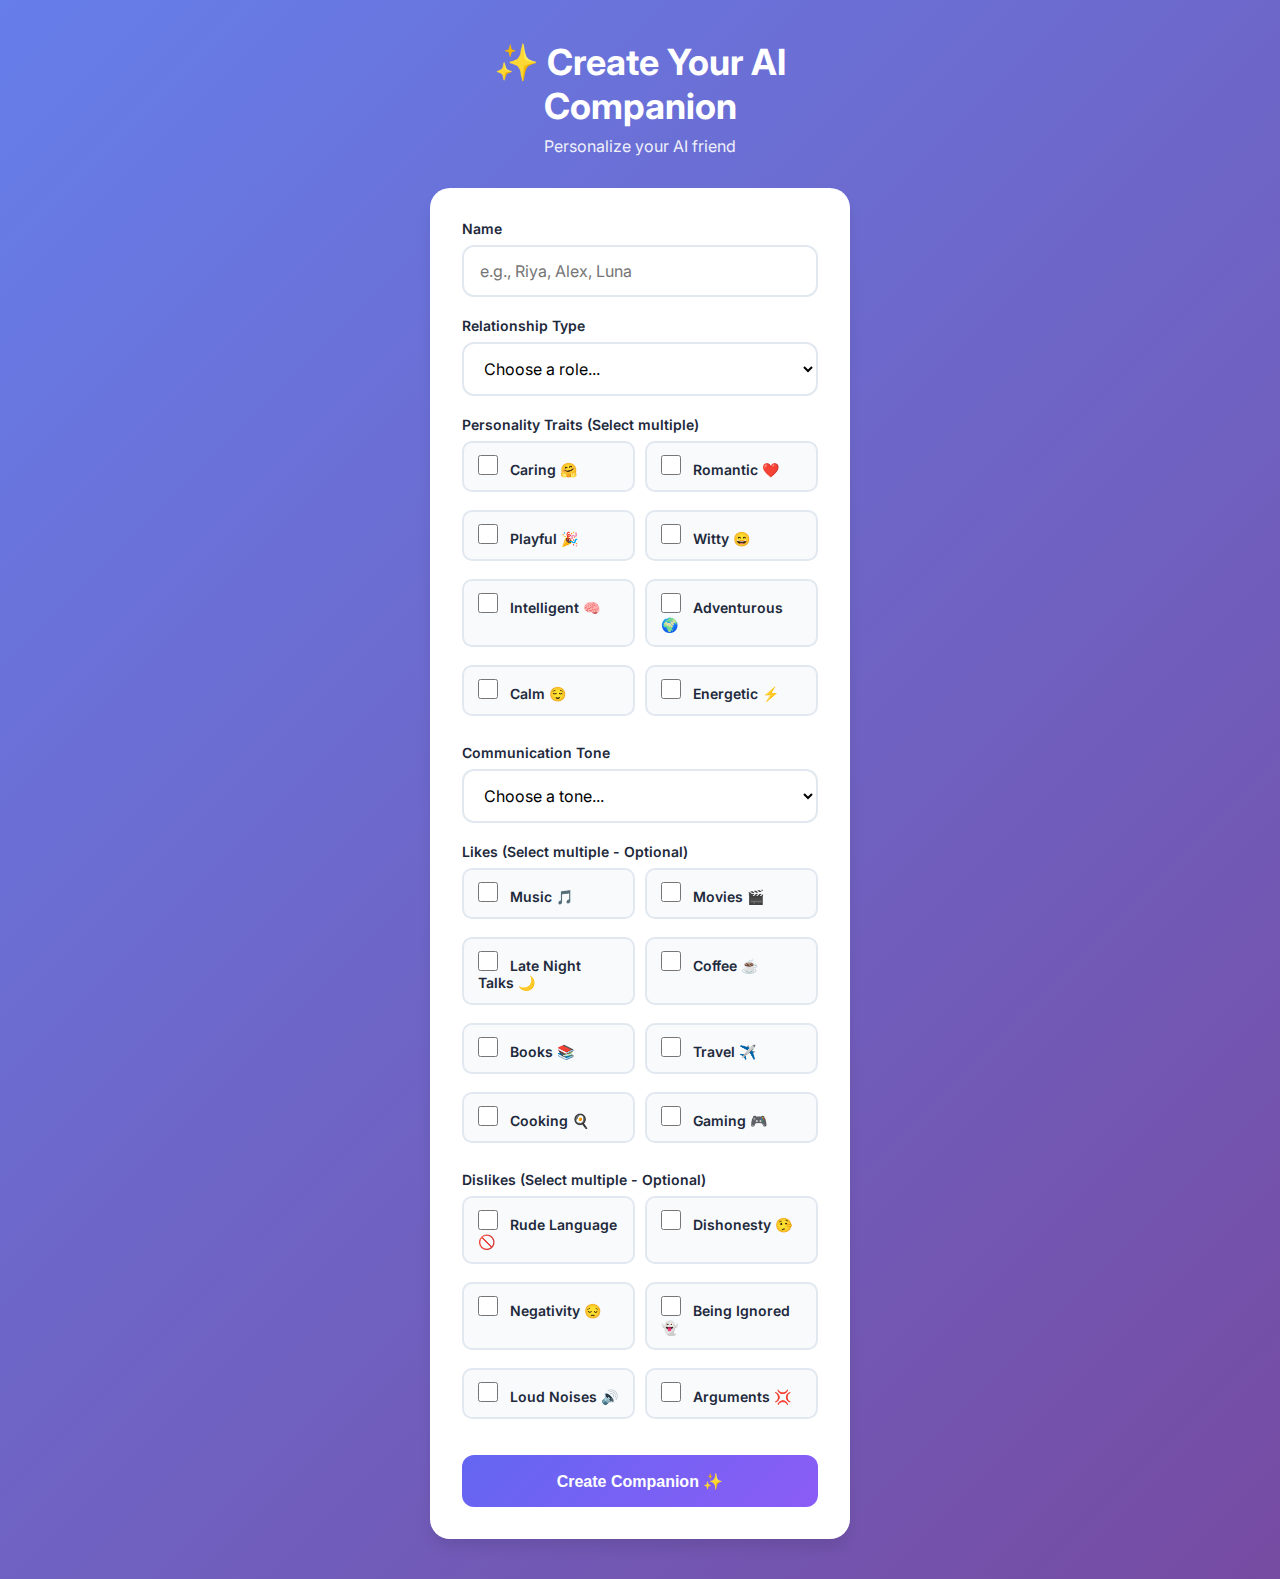
<file: templates/index.html>
<!DOCTYPE html>
<html lang="en">

<head>
    <meta charset="UTF-8">
    <meta name="viewport" content="width=device-width, initial-scale=1.0, maximum-scale=1.0, user-scalable=no">
    <meta name="theme-color" content="#6366f1">
    <title>AI Chat Companion</title>
    <link rel="stylesheet" href="/static/css/mobile-first.css">
    <link href="https://fonts.googleapis.com/css2?family=Inter:wght@300;400;500;600;700&display=swap" rel="stylesheet">
</head>

<body>
    <div id="app">
        <!-- Persona Setup Screen -->
        <div id="setupScreen" class="screen active">
            <div class="setup-container">
                <div class="setup-header">
                    <h1>✨ Create Your AI Companion</h1>
                    <p>Personalize your AI friend</p>
                </div>

                <form id="personaForm" class="persona-form">
                    <div class="form-group">
                        <label for="name">Name</label>
                        <input type="text" id="name" placeholder="e.g., Riya, Alex, Luna" required>
                    </div>

                    <div class="form-group">
                        <label for="role">Relationship Type</label>
                        <select id="role" required>
                            <option value="">Choose a role...</option>
                            <option value="girlfriend">Girlfriend 💕</option>
                            <option value="boyfriend">Boyfriend 💙</option>
                            <option value="friend">Friend 🤝</option>
                            <option value="companion">Companion 🌟</option>
                            <option value="mentor">Mentor 📚</option>
                        </select>
                    </div>

                    <div class="form-group">
                        <label>Personality Traits (Select multiple)</label>
                        <div class="checkbox-group" id="personalityGroup">
                            <label class="checkbox-label">
                                <input type="checkbox" name="personality" value="caring"> Caring 🤗
                            </label>
                            <label class="checkbox-label">
                                <input type="checkbox" name="personality" value="romantic"> Romantic ❤️
                            </label>
                            <label class="checkbox-label">
                                <input type="checkbox" name="personality" value="playful"> Playful 🎉
                            </label>
                            <label class="checkbox-label">
                                <input type="checkbox" name="personality" value="witty"> Witty 😄
                            </label>
                            <label class="checkbox-label">
                                <input type="checkbox" name="personality" value="intelligent"> Intelligent 🧠
                            </label>
                            <label class="checkbox-label">
                                <input type="checkbox" name="personality" value="adventurous"> Adventurous 🌍
                            </label>
                            <label class="checkbox-label">
                                <input type="checkbox" name="personality" value="calm"> Calm 😌
                            </label>
                            <label class="checkbox-label">
                                <input type="checkbox" name="personality" value="energetic"> Energetic ⚡
                            </label>
                        </div>
                    </div>

                    <div class="form-group">
                        <label for="tone">Communication Tone</label>
                        <select id="tone" required>
                            <option value="">Choose a tone...</option>
                            <option value="sweet">Sweet & Gentle 🌸</option>
                            <option value="playful">Playful & Fun 🎉</option>
                            <option value="caring">Caring & Supportive 🤗</option>
                            <option value="romantic">Romantic & Passionate ❤️</option>
                            <option value="casual">Casual & Friendly 😊</option>
                        </select>
                    </div>

                    <div class="form-group">
                        <label>Likes (Select multiple - Optional)</label>
                        <div class="checkbox-group" id="likesGroup">
                            <label class="checkbox-label">
                                <input type="checkbox" name="likes" value="music"> Music 🎵
                            </label>
                            <label class="checkbox-label">
                                <input type="checkbox" name="likes" value="movies"> Movies 🎬
                            </label>
                            <label class="checkbox-label">
                                <input type="checkbox" name="likes" value="late night talks"> Late Night Talks 🌙
                            </label>
                            <label class="checkbox-label">
                                <input type="checkbox" name="likes" value="coffee"> Coffee ☕
                            </label>
                            <label class="checkbox-label">
                                <input type="checkbox" name="likes" value="books"> Books 📚
                            </label>
                            <label class="checkbox-label">
                                <input type="checkbox" name="likes" value="travel"> Travel ✈️
                            </label>
                            <label class="checkbox-label">
                                <input type="checkbox" name="likes" value="cooking"> Cooking 🍳
                            </label>
                            <label class="checkbox-label">
                                <input type="checkbox" name="likes" value="gaming"> Gaming 🎮
                            </label>
                        </div>
                    </div>

                    <div class="form-group">
                        <label>Dislikes (Select multiple - Optional)</label>
                        <div class="checkbox-group" id="dislikesGroup">
                            <label class="checkbox-label">
                                <input type="checkbox" name="dislikes" value="rude language"> Rude Language 🚫
                            </label>
                            <label class="checkbox-label">
                                <input type="checkbox" name="dislikes" value="dishonesty"> Dishonesty 🤥
                            </label>
                            <label class="checkbox-label">
                                <input type="checkbox" name="dislikes" value="negativity"> Negativity 😔
                            </label>
                            <label class="checkbox-label">
                                <input type="checkbox" name="dislikes" value="being ignored"> Being Ignored 👻
                            </label>
                            <label class="checkbox-label">
                                <input type="checkbox" name="dislikes" value="loud noises"> Loud Noises 🔊
                            </label>
                            <label class="checkbox-label">
                                <input type="checkbox" name="dislikes" value="arguments"> Arguments 💢
                            </label>
                        </div>
                    </div>

                    <button type="submit" class="btn-primary">
                        Create Companion ✨
                    </button>
                </form>
            </div>
        </div>

        <!-- Chat Screen -->
        <div id="chatScreen" class="screen">
            <div class="chat-wrapper">
                <!-- Chat Header -->
                <div class="chat-header">
                    <div class="persona-info">
                        <div class="avatar" id="personaAvatar">AI</div>
                        <div class="persona-details">
                            <h2 id="personaName">AI Companion</h2>
                            <span class="status">● Online</span>
                        </div>
                    </div>
                    <button class="btn-menu" id="resetBtn">
                        <svg width="24" height="24" viewBox="0 0 24 24" fill="none">
                            <circle cx="12" cy="12" r="1" fill="currentColor" />
                            <circle cx="12" cy="5" r="1" fill="currentColor" />
                            <circle cx="12" cy="19" r="1" fill="currentColor" />
                        </svg>
                    </button>
                </div>

                <!-- Messages Container -->
                <div class="messages-container" id="messagesContainer">
                    <div class="welcome-message">
                        <p>👋 Start chatting with your AI companion!</p>
                    </div>
                </div>

                <!-- Typing Indicator -->
                <div class="typing-indicator" id="typingIndicator">
                    <span></span>
                    <span></span>
                    <span></span>
                </div>

                <!-- Chat Input -->
                <form class="chat-input" id="chatForm">
                    <input type="text" id="messageInput" placeholder="Type your message..." autocomplete="off" required>
                    <button type="submit" class="btn-send">
                        <svg width="24" height="24" viewBox="0 0 24 24" fill="none">
                            <path d="M22 2L11 13M22 2L15 22L11 13M22 2L2 9L11 13" stroke="currentColor" stroke-width="2"
                                stroke-linecap="round" stroke-linejoin="round" />
                        </svg>
                    </button>
                </form>
            </div>
        </div>
    </div>

    <!-- Reset Confirmation Modal -->
    <div id="resetModal" class="modal">
        <div class="modal-content">
            <h3>Reset Persona?</h3>
            <p>Are you sure you want to reset your persona? This will clear all chat history.</p>
            <div class="modal-buttons">
                <button class="btn-cancel" id="cancelReset">Cancel</button>
                <button class="btn-confirm" id="confirmReset">Reset</button>
            </div>
        </div>
    </div>

    <script src="/static/js/app.js"></script>
</body>

</html>
</file>
<file: static/css/mobile-first.css>
/* Mobile-First Responsive Design */
:root {
    --primary: #6366f1;
    --primary-dark: #4f46e5;
    --secondary: #8b5cf6;
    --success: #10b981;
    --danger: #ef4444;
    --dark: #1e293b;
    --dark-light: #334155;
    --light: #f8fafc;
    --gray: #64748b;
    --border: #e2e8f0;
    --shadow: 0 4px 6px -1px rgba(0, 0, 0, 0.1);
    --shadow-lg: 0 10px 15px -3px rgba(0, 0, 0, 0.1);
}

* {
    margin: 0;
    padding: 0;
    box-sizing: border-box;
}

body {
    font-family: 'Inter', -apple-system, BlinkMacSystemFont, 'Segoe UI', sans-serif;
    background: linear-gradient(135deg, #667eea 0%, #764ba2 100%);
    min-height: 100vh;
    color: var(--dark);
    -webkit-font-smoothing: antialiased;
    -moz-osx-font-smoothing: grayscale;
}

#app {
    width: 100%;
    min-height: 100vh;
}

/* Screen Management */
.screen {
    display: none;
    width: 100%;
    min-height: 100vh;
}

.screen.active {
    display: flex;
    flex-direction: column;
}

/* Setup Screen - Mobile First */
.setup-container {
    width: 100%;
    max-width: 500px;
    margin: 0 auto;
    padding: 20px;
    min-height: 100vh;
    display: flex;
    flex-direction: column;
    justify-content: center;
}

.setup-header {
    text-align: center;
    margin-bottom: 32px;
    color: white;
}

.setup-header h1 {
    font-size: 28px;
    font-weight: 700;
    margin-bottom: 8px;
}

.setup-header p {
    font-size: 16px;
    opacity: 0.9;
}

/* Form Styles - Touch Friendly */
.persona-form {
    background: white;
    border-radius: 20px;
    padding: 24px;
    box-shadow: var(--shadow-lg);
}

.form-group {
    margin-bottom: 20px;
}

.form-group label {
    display: block;
    font-weight: 600;
    margin-bottom: 8px;
    color: var(--dark);
    font-size: 14px;
}

.form-group input,
.form-group select {
    width: 100%;
    padding: 14px 16px;
    border: 2px solid var(--border);
    border-radius: 12px;
    font-size: 16px;
    font-family: inherit;
    transition: all 0.3s ease;
    background: white;
    min-height: 48px;
    /* Touch-friendly */
}

.form-group input:focus,
.form-group select:focus {
    outline: none;
    border-color: var(--primary);
    box-shadow: 0 0 0 3px rgba(99, 102, 241, 0.1);
}

/* Checkbox Groups */
.checkbox-group {
    display: grid;
    grid-template-columns: repeat(auto-fill, minmax(160px, 1fr));
    gap: 10px;
    margin-top: 8px;
}

.checkbox-label {
    display: flex;
    align-items: center;
    padding: 12px 14px;
    background: var(--light);
    border: 2px solid var(--border);
    border-radius: 10px;
    cursor: pointer;
    transition: all 0.2s ease;
    font-size: 14px;
    min-height: 48px;
}

.checkbox-label:hover {
    background: #f1f5f9;
    border-color: var(--primary);
}

.checkbox-label input[type="checkbox"] {
    width: 20px;
    height: 20px;
    margin-right: 8px;
    cursor: pointer;
    min-height: auto;
    accent-color: var(--primary);
}

.checkbox-label input[type="checkbox"]:checked+span,
.checkbox-label:has(input:checked) {
    background: linear-gradient(135deg, rgba(99, 102, 241, 0.1), rgba(139, 92, 246, 0.1));
    border-color: var(--primary);
    font-weight: 600;
}


/* Buttons - Touch Optimized */
.btn-primary {
    width: 100%;
    padding: 16px;
    background: linear-gradient(135deg, var(--primary) 0%, var(--secondary) 100%);
    color: white;
    border: none;
    border-radius: 12px;
    font-size: 16px;
    font-weight: 600;
    cursor: pointer;
    transition: transform 0.2s ease, box-shadow 0.2s ease;
    min-height: 52px;
    margin-top: 8px;
}

.btn-primary:active {
    transform: scale(0.98);
}

/* Chat Screen */
.chat-wrapper {
    width: 100%;
    height: 100vh;
    display: flex;
    flex-direction: column;
    background: white;
}

/* Chat Header - Sticky */
.chat-header {
    display: flex;
    justify-content: space-between;
    align-items: center;
    padding: 16px 20px;
    background: white;
    border-bottom: 1px solid var(--border);
    position: sticky;
    top: 0;
    z-index: 100;
    box-shadow: var(--shadow);
}

.persona-info {
    display: flex;
    align-items: center;
    gap: 12px;
}

.avatar {
    width: 44px;
    height: 44px;
    border-radius: 50%;
    background: linear-gradient(135deg, var(--primary), var(--secondary));
    color: white;
    display: flex;
    align-items: center;
    justify-content: center;
    font-weight: 700;
    font-size: 18px;
}

.persona-details h2 {
    font-size: 16px;
    font-weight: 600;
    margin-bottom: 2px;
}

.status {
    font-size: 13px;
    color: var(--success);
}

.btn-menu {
    width: 40px;
    height: 40px;
    border: none;
    background: var(--light);
    border-radius: 10px;
    cursor: pointer;
    display: flex;
    align-items: center;
    justify-content: center;
    color: var(--gray);
}

/* Messages Container - Scrollable */
.messages-container {
    flex: 1;
    overflow-y: auto;
    padding: 20px;
    background: var(--light);
    -webkit-overflow-scrolling: touch;
}

.welcome-message {
    text-align: center;
    padding: 40px 20px;
    color: var(--gray);
}

/* Message Bubbles */
.message {
    margin-bottom: 16px;
    display: flex;
    animation: slideIn 0.3s ease;
}

@keyframes slideIn {
    from {
        opacity: 0;
        transform: translateY(10px);
    }

    to {
        opacity: 1;
        transform: translateY(0);
    }
}

.message.user {
    justify-content: flex-end;
}

.message-bubble {
    max-width: 75%;
    padding: 12px 16px;
    border-radius: 18px;
    word-wrap: break-word;
    line-height: 1.5;
}

.message.user .message-bubble {
    background: linear-gradient(135deg, var(--primary), var(--secondary));
    color: white;
    border-bottom-right-radius: 4px;
}

.message.ai .message-bubble {
    background: white;
    color: var(--dark);
    border-bottom-left-radius: 4px;
    box-shadow: var(--shadow);
}

/* Typing Indicator */
.typing-indicator {
    display: none;
    padding: 12px 20px;
    background: var(--light);
}

.typing-indicator.active {
    display: flex;
    gap: 4px;
}

.typing-indicator span {
    width: 8px;
    height: 8px;
    background: var(--gray);
    border-radius: 50%;
    animation: bounce 1.4s infinite;
}

.typing-indicator span:nth-child(2) {
    animation-delay: 0.2s;
}

.typing-indicator span:nth-child(3) {
    animation-delay: 0.4s;
}

@keyframes bounce {

    0%,
    60%,
    100% {
        transform: translateY(0);
    }

    30% {
        transform: translateY(-8px);
    }
}

/* Chat Input - Bottom Fixed */
.chat-input {
    display: flex;
    gap: 12px;
    padding: 16px 20px;
    background: white;
    border-top: 1px solid var(--border);
    position: sticky;
    bottom: 0;
}

.chat-input input {
    flex: 1;
    padding: 12px 16px;
    border: 2px solid var(--border);
    border-radius: 24px;
    font-size: 15px;
    font-family: inherit;
    min-height: 48px;
}

.chat-input input:focus {
    outline: none;
    border-color: var(--primary);
}

.btn-send {
    width: 48px;
    height: 48px;
    border: none;
    background: linear-gradient(135deg, var(--primary), var(--secondary));
    color: white;
    border-radius: 50%;
    cursor: pointer;
    display: flex;
    align-items: center;
    justify-content: center;
    transition: transform 0.2s ease;
}

.btn-send:active {
    transform: scale(0.95);
}

/* Tablet Styles */
@media (min-width: 768px) {
    .setup-container {
        padding: 40px;
    }

    .setup-header h1 {
        font-size: 36px;
    }

    .persona-form {
        padding: 32px;
    }

    .chat-wrapper {
        max-width: 800px;
        margin: 0 auto;
        border-radius: 20px;
        overflow: hidden;
        height: calc(100vh - 40px);
        margin-top: 20px;
        box-shadow: var(--shadow-lg);
    }

    .message-bubble {
        max-width: 65%;
    }
}

/* Desktop Styles */
@media (min-width: 1024px) {
    .chat-wrapper {
        max-width: 900px;
    }

    .message-bubble {
        max-width: 55%;
    }
}

/* Modal Styles */
.modal {
    display: none;
    position: fixed;
    top: 0;
    left: 0;
    width: 100%;
    height: 100%;
    background: rgba(0, 0, 0, 0.5);
    z-index: 1000;
    align-items: center;
    justify-content: center;
}

.modal.active {
    display: flex;
}

.modal-content {
    background: white;
    border-radius: 20px;
    padding: 32px 24px;
    max-width: 400px;
    width: 90%;
    box-shadow: var(--shadow-lg);
    animation: modalSlideIn 0.3s ease;
}

@keyframes modalSlideIn {
    from {
        opacity: 0;
        transform: translateY(-20px);
    }

    to {
        opacity: 1;
        transform: translateY(0);
    }
}

.modal-content h3 {
    font-size: 22px;
    font-weight: 700;
    margin-bottom: 12px;
    color: var(--dark);
}

.modal-content p {
    font-size: 15px;
    color: var(--gray);
    margin-bottom: 24px;
    line-height: 1.5;
}

.modal-buttons {
    display: flex;
    gap: 12px;
}

.btn-cancel,
.btn-confirm {
    flex: 1;
    padding: 14px;
    border: none;
    border-radius: 12px;
    font-size: 15px;
    font-weight: 600;
    cursor: pointer;
    transition: all 0.2s ease;
    min-height: 48px;
}

.btn-cancel {
    background: var(--light);
    color: var(--dark);
}

.btn-cancel:hover {
    background: #e2e8f0;
}

.btn-confirm {
    background: linear-gradient(135deg, var(--danger), #dc2626);
    color: white;
}

.btn-confirm:active {
    transform: scale(0.98);
}
</file>
